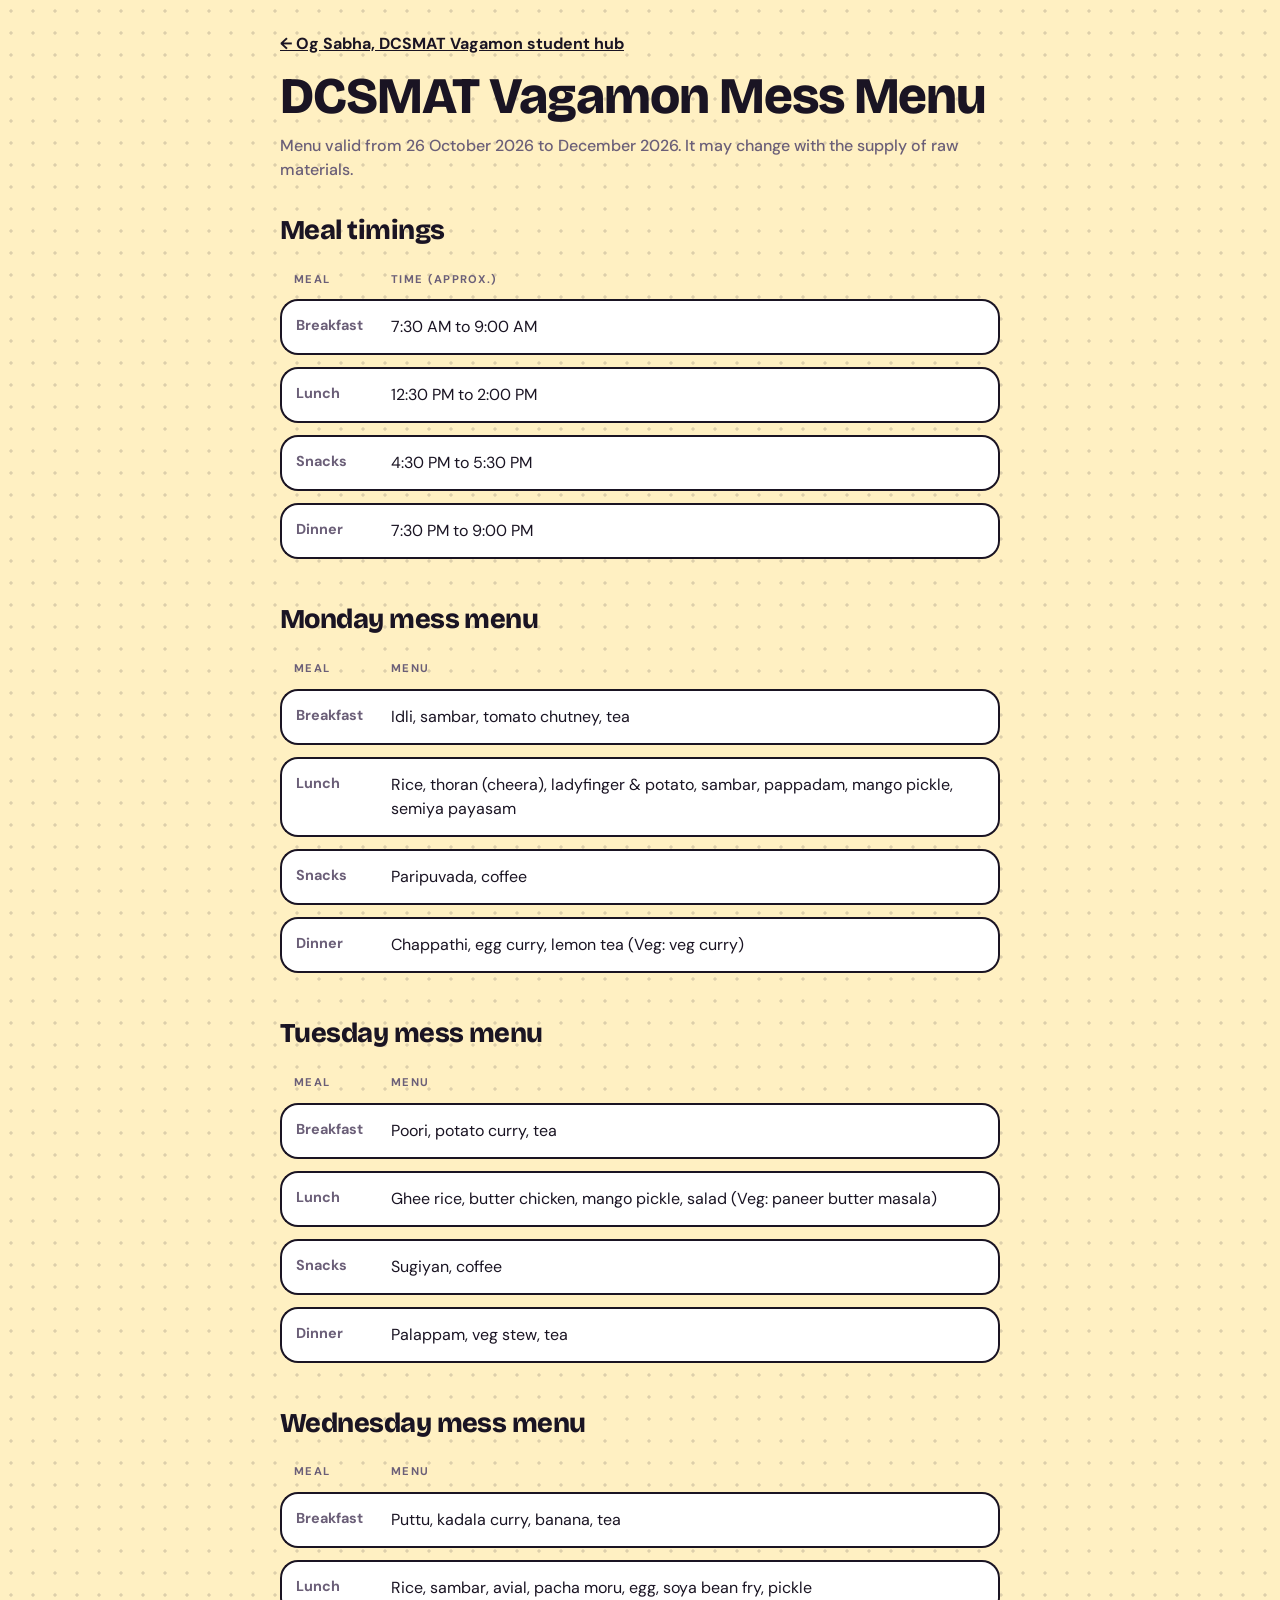
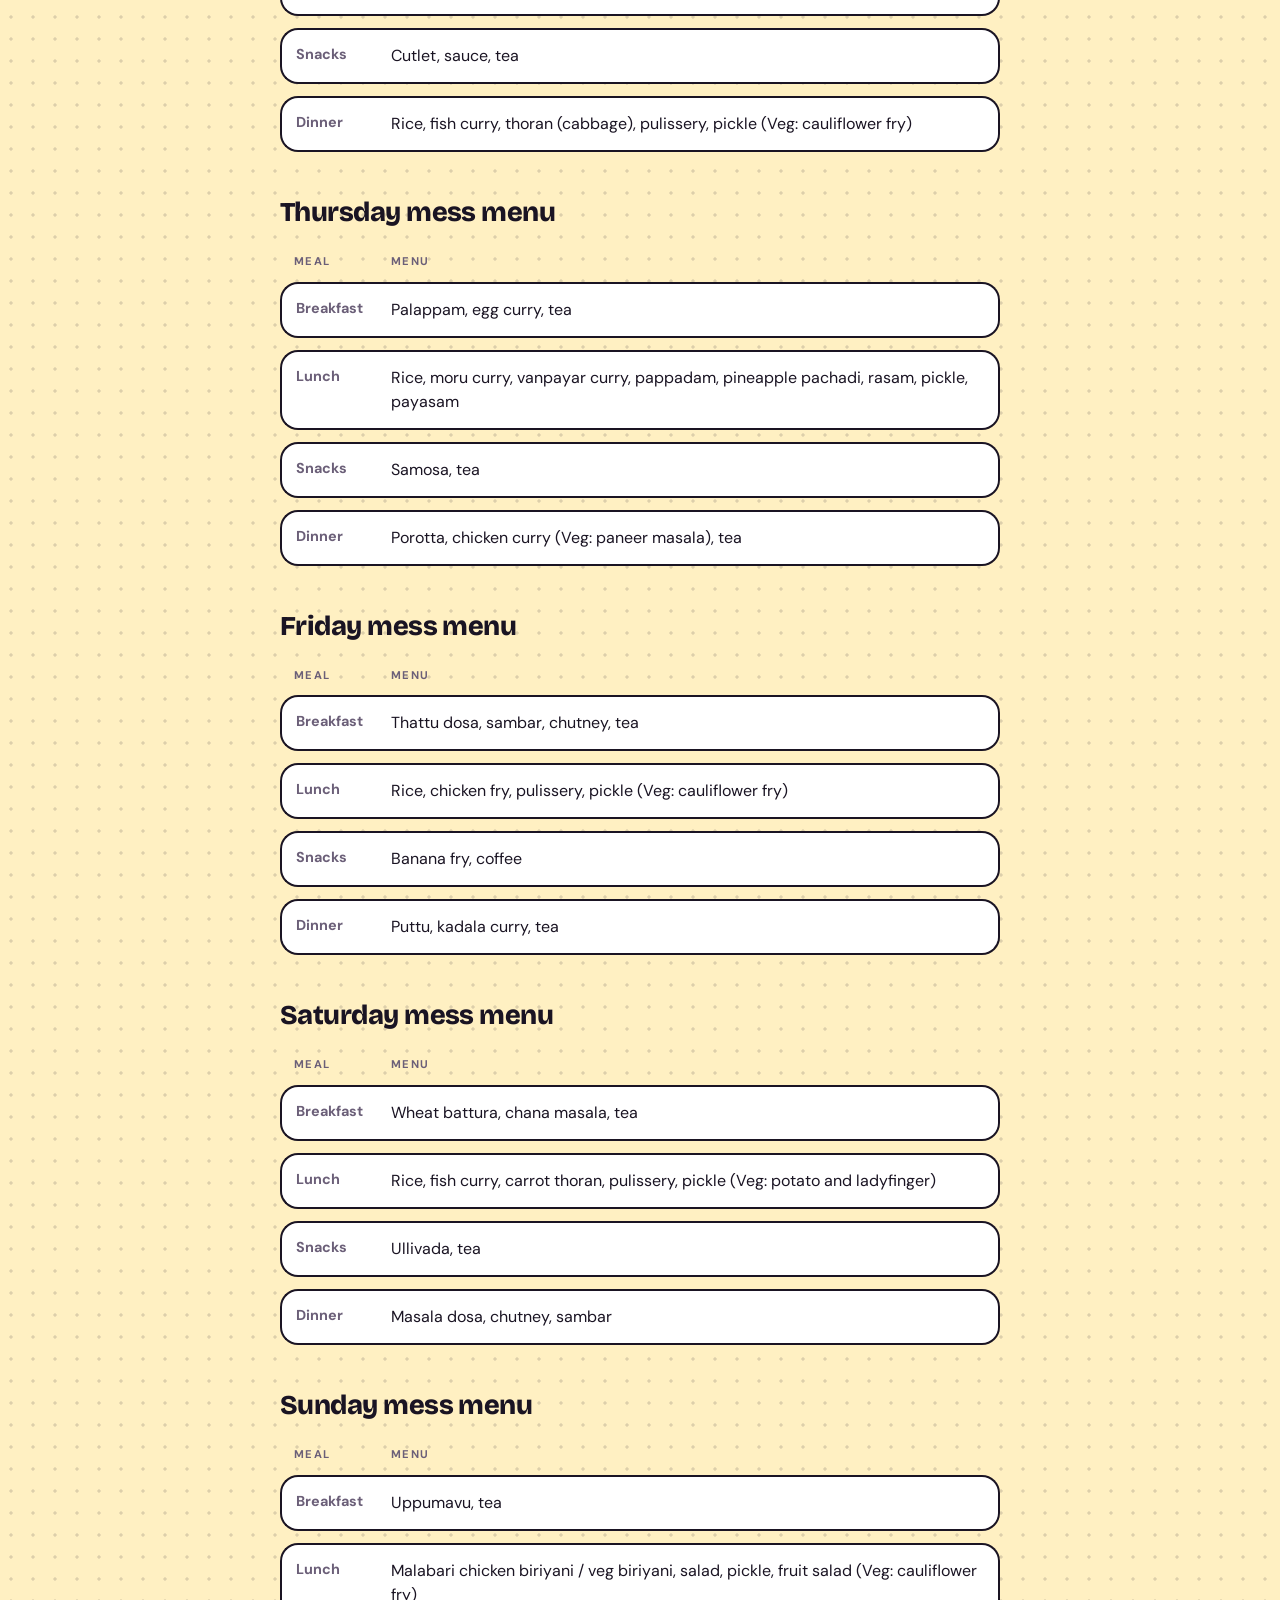
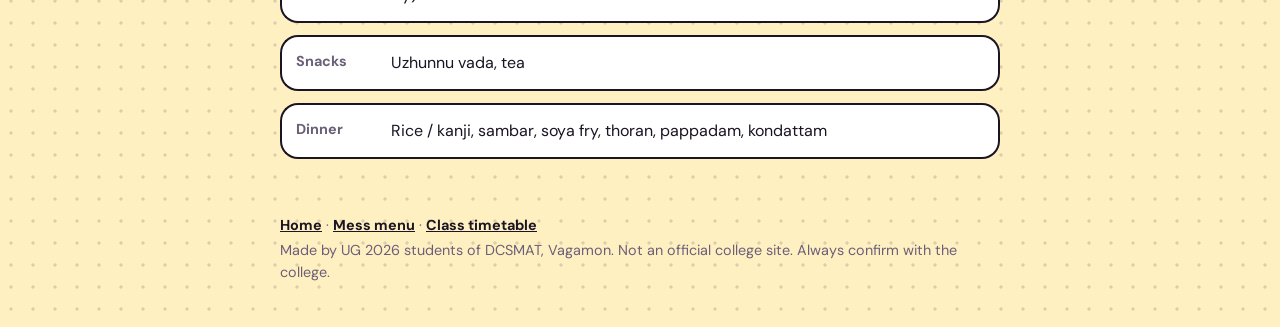
<file: mess-menu.html>
<!DOCTYPE html>
<html lang="en-IN">
<head>
  <meta charset="utf-8">
  <meta name="viewport" content="width=device-width, initial-scale=1">
  <title>DCSMAT Vagamon Mess Menu: Weekly Breakfast, Lunch, Snacks &amp; Dinner</title>
  <meta name="description" content="Full weekly mess menu for DCSMAT, Vagamon: breakfast, lunch, snacks and dinner for every day, with meal timings and veg options. Made by students.">
  <meta name="robots" content="index, follow, max-image-preview:large">
  <link rel="canonical" href="https://ogsabha.github.io/mess-menu.html">
  <meta name="theme-color" content="#FFF0C2">
  <meta property="og:type" content="website">
  <meta property="og:site_name" content="Og Sabha">
  <meta property="og:locale" content="en_IN">
  <meta property="og:title" content="DCSMAT Vagamon Mess Menu: Weekly Breakfast, Lunch, Snacks &amp; Dinner">
  <meta property="og:description" content="Full weekly mess menu for DCSMAT, Vagamon: breakfast, lunch, snacks and dinner for every day, with meal timings and veg options. Made by students.">
  <meta property="og:url" content="https://ogsabha.github.io/mess-menu.html">
  <meta property="og:image" content="https://ogsabha.github.io/og-image.png">
  <meta name="twitter:card" content="summary_large_image">
  <link rel="manifest" href="manifest.webmanifest">
  <link rel="icon" href="/favicon.ico" sizes="48x48">
  <link rel="icon" href="/favicon-32.png" type="image/png" sizes="32x32">
  <link rel="apple-touch-icon" href="/apple-touch-icon.png">
  <script type="application/ld+json">{
  "@context": "https://schema.org",
  "@graph": [
    {
      "@type": "WebPage",
      "@id": "https://ogsabha.github.io/mess-menu.html#page",
      "url": "https://ogsabha.github.io/mess-menu.html",
      "name": "DCSMAT Vagamon Mess Menu: Weekly Breakfast, Lunch, Snacks & Dinner",
      "description": "Full weekly mess menu for DCSMAT, Vagamon: breakfast, lunch, snacks and dinner for every day, with meal timings and veg options. Made by students.",
      "inLanguage": "en-IN",
      "dateModified": "2026-11-07",
      "isPartOf": {
        "@id": "https://ogsabha.github.io/#website"
      }
    },
    {
      "@type": "BreadcrumbList",
      "itemListElement": [
        {
          "@type": "ListItem",
          "position": 1,
          "name": "Og Sabha",
          "item": "https://ogsabha.github.io/"
        },
        {
          "@type": "ListItem",
          "position": 2,
          "name": "Mess menu",
          "item": "https://ogsabha.github.io/mess-menu.html"
        }
      ]
    }
  ]
}</script>
  <link rel="preconnect" href="https://fonts.googleapis.com">
  <link rel="preconnect" href="https://fonts.gstatic.com" crossorigin>
  <link rel="stylesheet" href="https://fonts.googleapis.com/css2?family=Bricolage+Grotesque:opsz,wght@12..96,500..800&family=DM+Sans:wght@400;500;700&display=swap">
  <link rel="stylesheet" href="style.css">
  <style>
    .page-head{width:min(720px,calc(100% - 32px));margin:32px auto 8px}
    .page-head .back{font-weight:700;color:var(--ink)}
    .page-head h1{font-size:clamp(2rem,8vw,3.2rem);margin:14px 0 10px;line-height:1.05}
    .lead{color:var(--muted);font-weight:500;margin:0}
    th{text-align:left;font-size:.7rem;text-transform:uppercase;letter-spacing:.12em;padding:0 14px;color:var(--muted)}
    a{color:var(--ink);font-weight:700}
    main h2{margin-top:28px} main h3{margin:22px 0 6px;font-size:1.1rem}
  </style>
</head>
<body data-theme="food">
  <header class="page-head">
    <a class="back" href="/">&larr; Og Sabha, DCSMAT Vagamon student hub</a>
    <h1>DCSMAT Vagamon Mess Menu</h1>
    <p class="lead">Menu valid from 26 October 2026 to December 2026. It may change with the supply of raw materials.</p>
  </header>
  <main>
    <h2>Meal timings</h2>
    <table>
      <tr><th>Meal</th><th>Time (approx.)</th></tr>
      <tr><td class="muted">Breakfast</td><td>7:30 AM to 9:00 AM</td></tr>
      <tr><td class="muted">Lunch</td><td>12:30 PM to 2:00 PM</td></tr>
      <tr><td class="muted">Snacks</td><td>4:30 PM to 5:30 PM</td></tr>
      <tr><td class="muted">Dinner</td><td>7:30 PM to 9:00 PM</td></tr>
    </table>
    <section id="monday">
    <h2>Monday mess menu</h2>
    <table>
      <tr><th>Meal</th><th>Menu</th></tr>
      <tr><td class="muted">Breakfast</td><td>Idli, sambar, tomato chutney, tea</td></tr>
      <tr><td class="muted">Lunch</td><td>Rice, thoran (cheera), ladyfinger &amp; potato, sambar, pappadam, mango pickle, semiya payasam</td></tr>
      <tr><td class="muted">Snacks</td><td>Paripuvada, coffee</td></tr>
      <tr><td class="muted">Dinner</td><td>Chappathi, egg curry, lemon tea (Veg: veg curry)</td></tr>
    </table>
    </section>
    <section id="tuesday">
    <h2>Tuesday mess menu</h2>
    <table>
      <tr><th>Meal</th><th>Menu</th></tr>
      <tr><td class="muted">Breakfast</td><td>Poori, potato curry, tea</td></tr>
      <tr><td class="muted">Lunch</td><td>Ghee rice, butter chicken, mango pickle, salad (Veg: paneer butter masala)</td></tr>
      <tr><td class="muted">Snacks</td><td>Sugiyan, coffee</td></tr>
      <tr><td class="muted">Dinner</td><td>Palappam, veg stew, tea</td></tr>
    </table>
    </section>
    <section id="wednesday">
    <h2>Wednesday mess menu</h2>
    <table>
      <tr><th>Meal</th><th>Menu</th></tr>
      <tr><td class="muted">Breakfast</td><td>Puttu, kadala curry, banana, tea</td></tr>
      <tr><td class="muted">Lunch</td><td>Rice, sambar, avial, pacha moru, egg, soya bean fry, pickle</td></tr>
      <tr><td class="muted">Snacks</td><td>Cutlet, sauce, tea</td></tr>
      <tr><td class="muted">Dinner</td><td>Rice, fish curry, thoran (cabbage), pulissery, pickle (Veg: cauliflower fry)</td></tr>
    </table>
    </section>
    <section id="thursday">
    <h2>Thursday mess menu</h2>
    <table>
      <tr><th>Meal</th><th>Menu</th></tr>
      <tr><td class="muted">Breakfast</td><td>Palappam, egg curry, tea</td></tr>
      <tr><td class="muted">Lunch</td><td>Rice, moru curry, vanpayar curry, pappadam, pineapple pachadi, rasam, pickle, payasam</td></tr>
      <tr><td class="muted">Snacks</td><td>Samosa, tea</td></tr>
      <tr><td class="muted">Dinner</td><td>Porotta, chicken curry (Veg: paneer masala), tea</td></tr>
    </table>
    </section>
    <section id="friday">
    <h2>Friday mess menu</h2>
    <table>
      <tr><th>Meal</th><th>Menu</th></tr>
      <tr><td class="muted">Breakfast</td><td>Thattu dosa, sambar, chutney, tea</td></tr>
      <tr><td class="muted">Lunch</td><td>Rice, chicken fry, pulissery, pickle (Veg: cauliflower fry)</td></tr>
      <tr><td class="muted">Snacks</td><td>Banana fry, coffee</td></tr>
      <tr><td class="muted">Dinner</td><td>Puttu, kadala curry, tea</td></tr>
    </table>
    </section>
    <section id="saturday">
    <h2>Saturday mess menu</h2>
    <table>
      <tr><th>Meal</th><th>Menu</th></tr>
      <tr><td class="muted">Breakfast</td><td>Wheat battura, chana masala, tea</td></tr>
      <tr><td class="muted">Lunch</td><td>Rice, fish curry, carrot thoran, pulissery, pickle (Veg: potato and ladyfinger)</td></tr>
      <tr><td class="muted">Snacks</td><td>Ullivada, tea</td></tr>
      <tr><td class="muted">Dinner</td><td>Masala dosa, chutney, sambar</td></tr>
    </table>
    </section>
    <section id="sunday">
    <h2>Sunday mess menu</h2>
    <table>
      <tr><th>Meal</th><th>Menu</th></tr>
      <tr><td class="muted">Breakfast</td><td>Uppumavu, tea</td></tr>
      <tr><td class="muted">Lunch</td><td>Malabari chicken biriyani / veg biriyani, salad, pickle, fruit salad (Veg: cauliflower fry)</td></tr>
      <tr><td class="muted">Snacks</td><td>Uzhunnu vada, tea</td></tr>
      <tr><td class="muted">Dinner</td><td>Rice / kanji, sambar, soya fry, thoran, pappadam, kondattam</td></tr>
    </table>
    </section>
  </main>
  <footer>
    <p class="muted"><a href="/">Home</a> &middot; <a href="mess-menu.html">Mess menu</a> &middot; <a href="timetable.html">Class timetable</a></p>
    <p class="muted">Made by UG 2026 students of DCSMAT, Vagamon. Not an official college site. Always confirm with the college.</p>
  </footer>
</body>
</html>
</file>
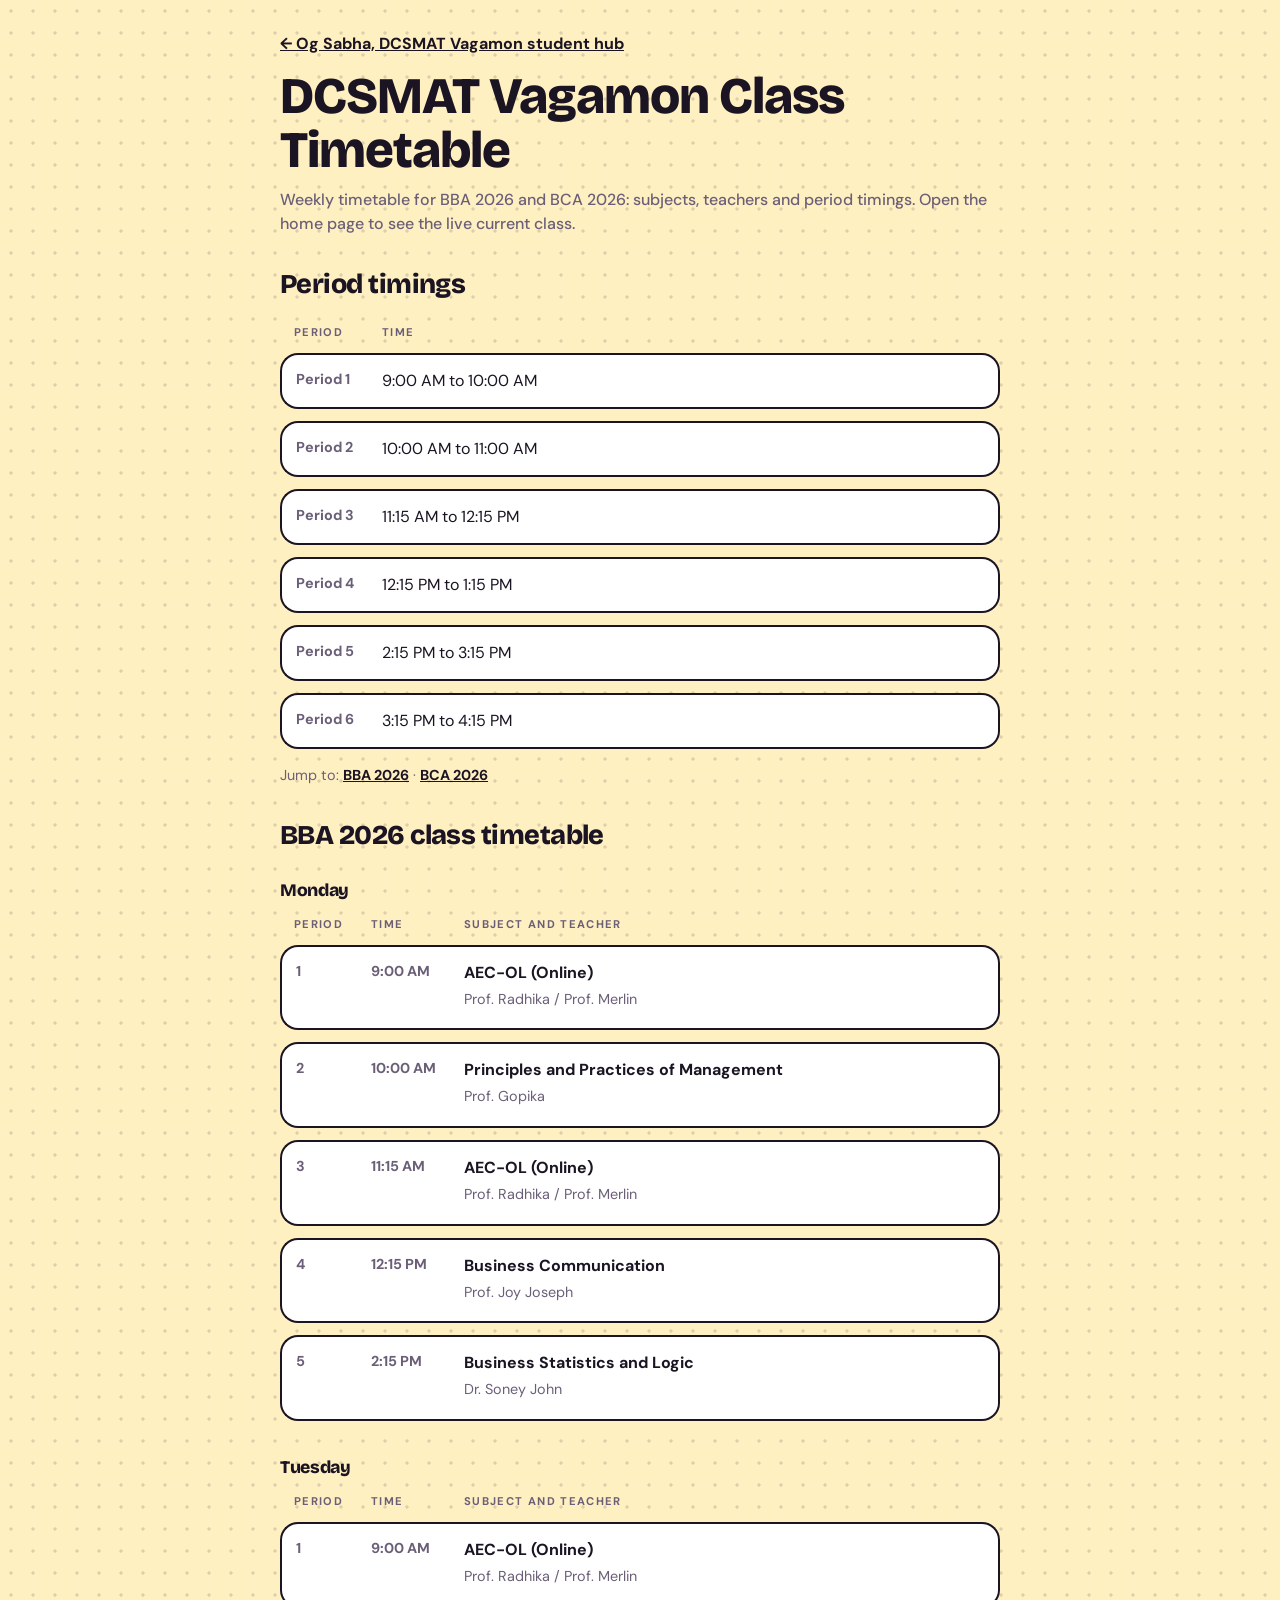
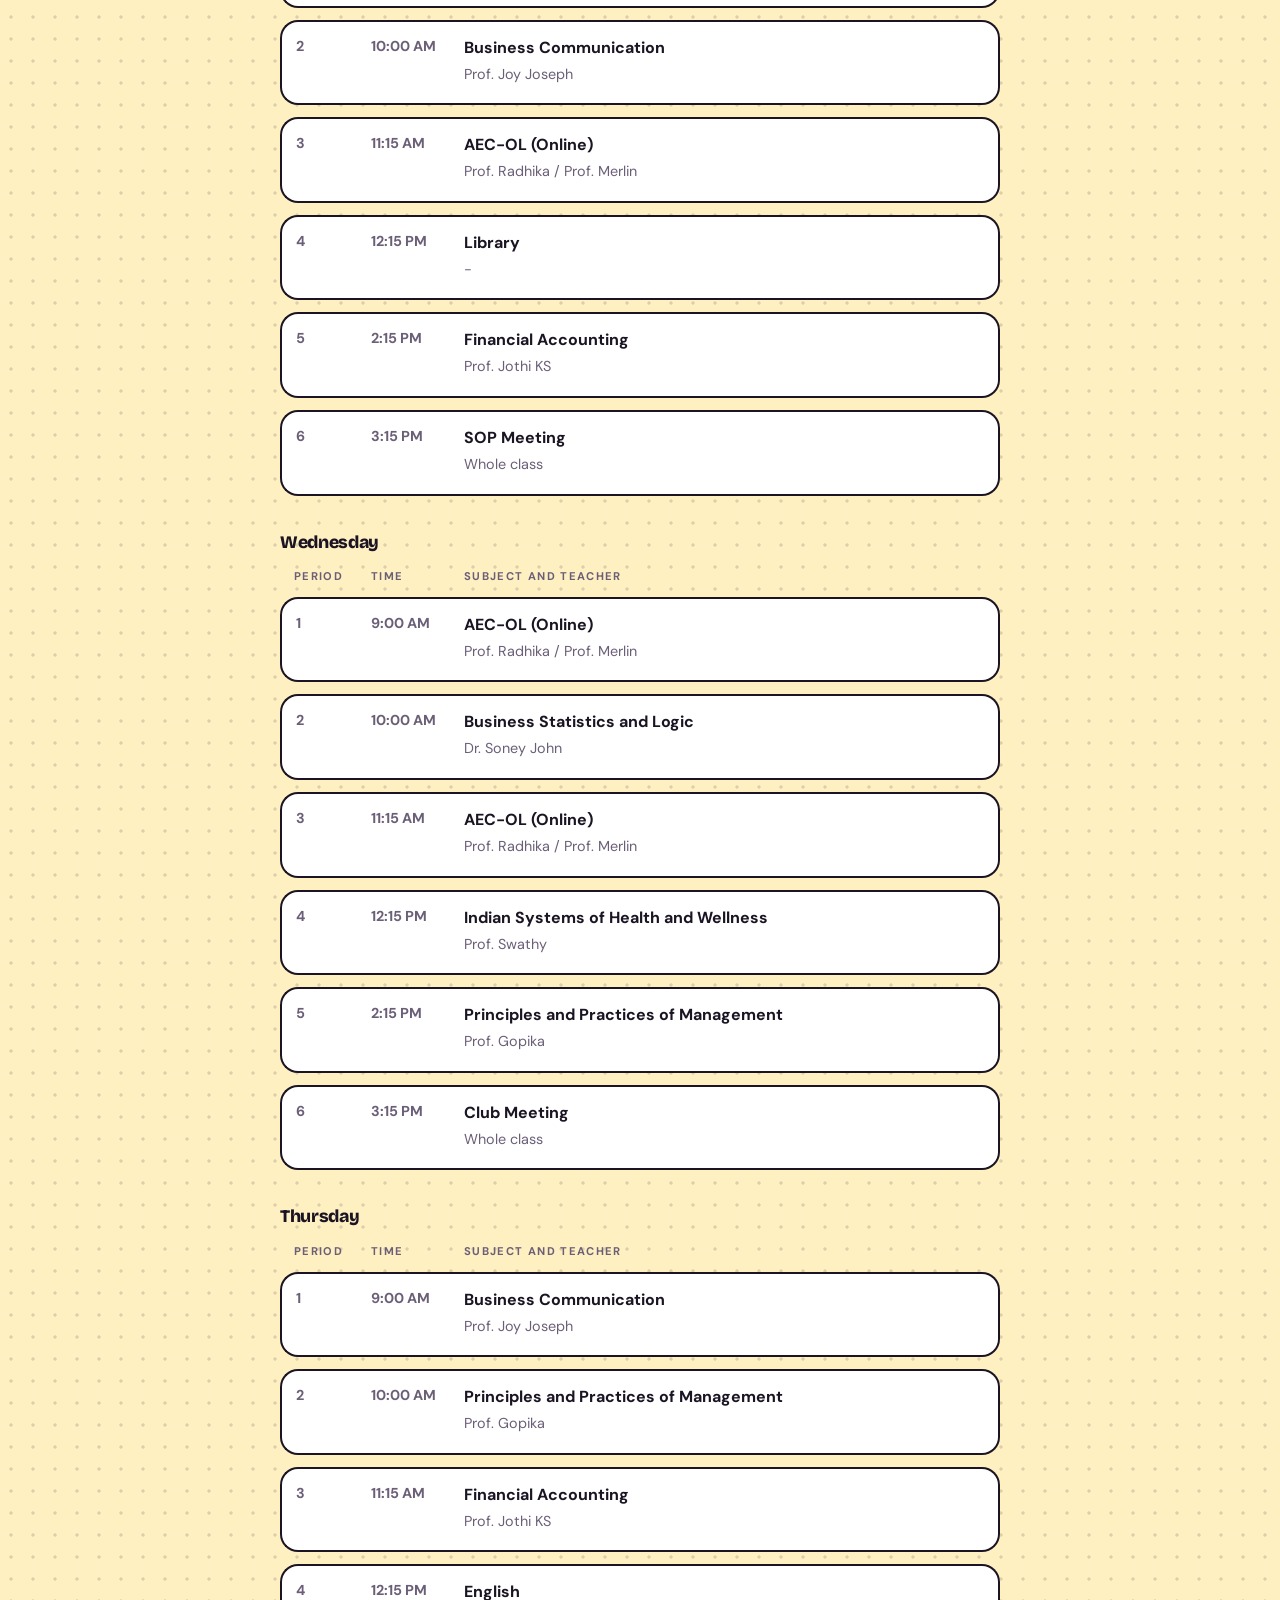
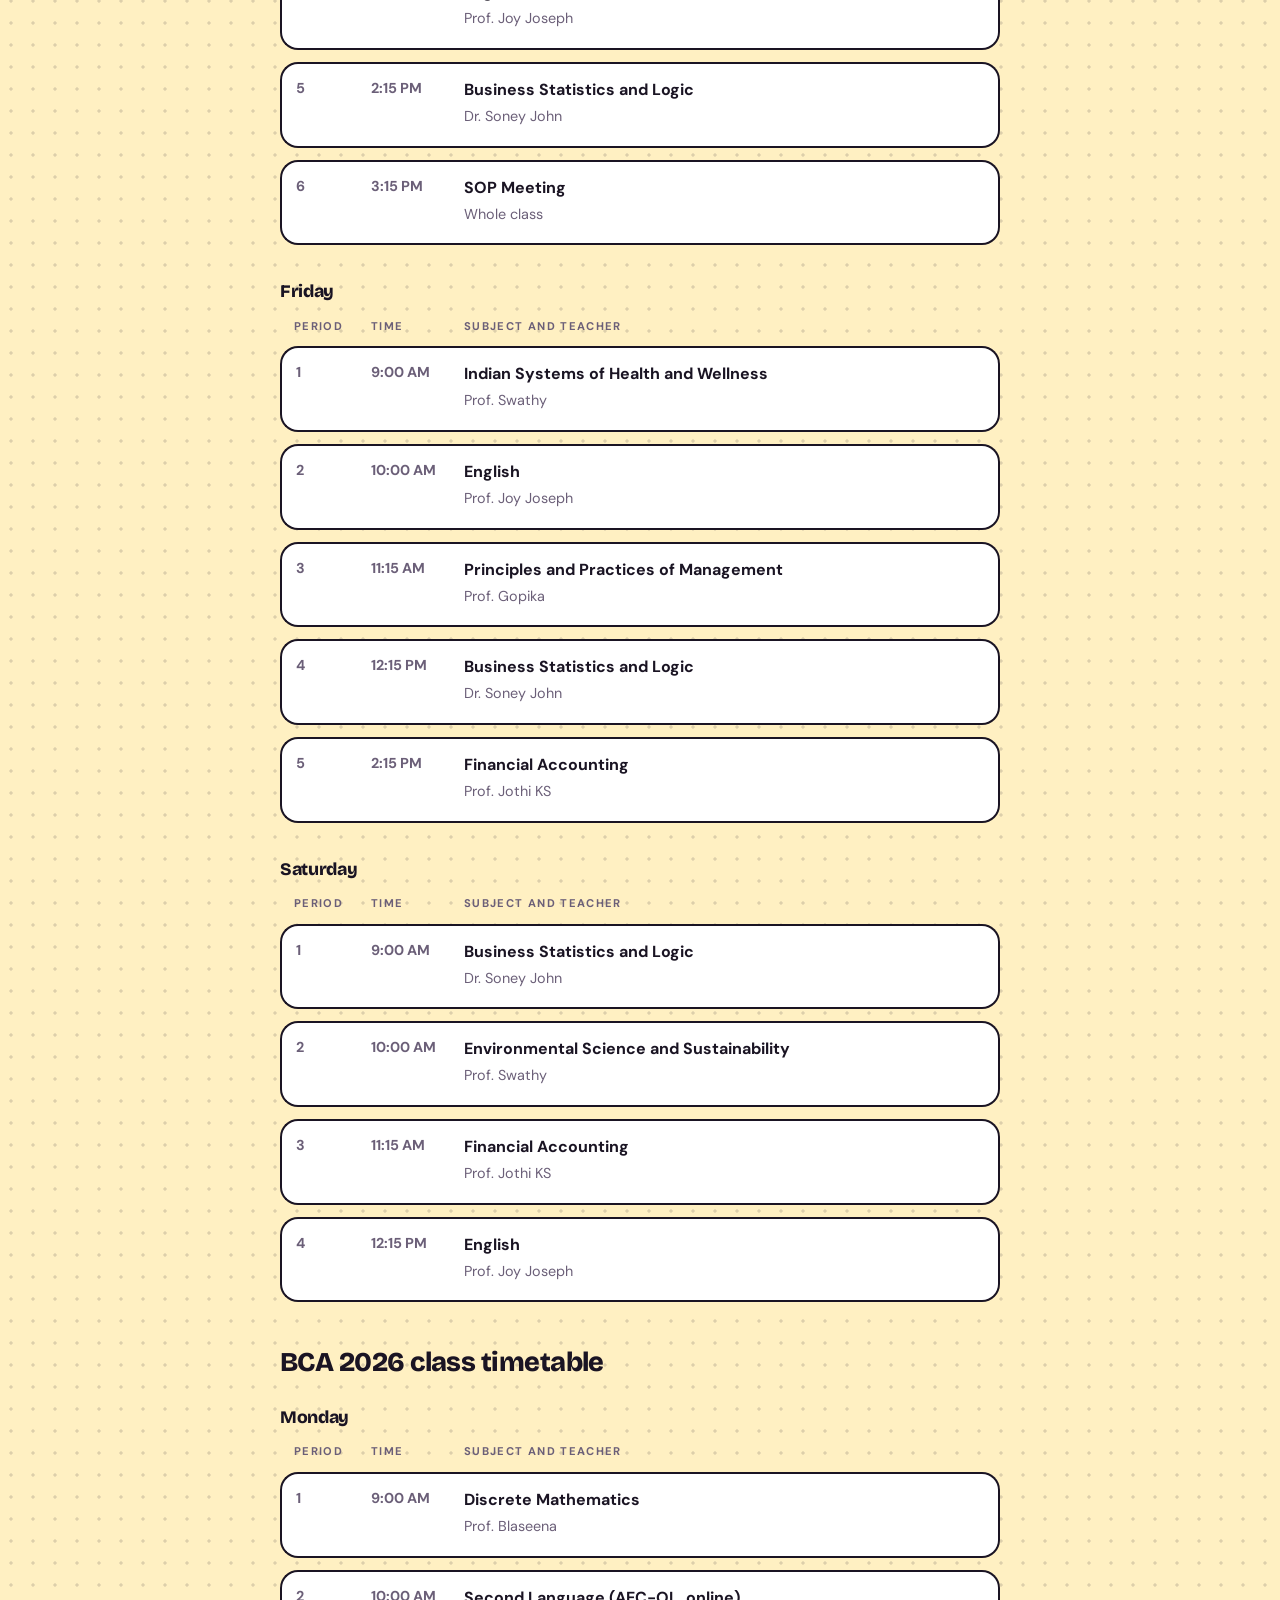
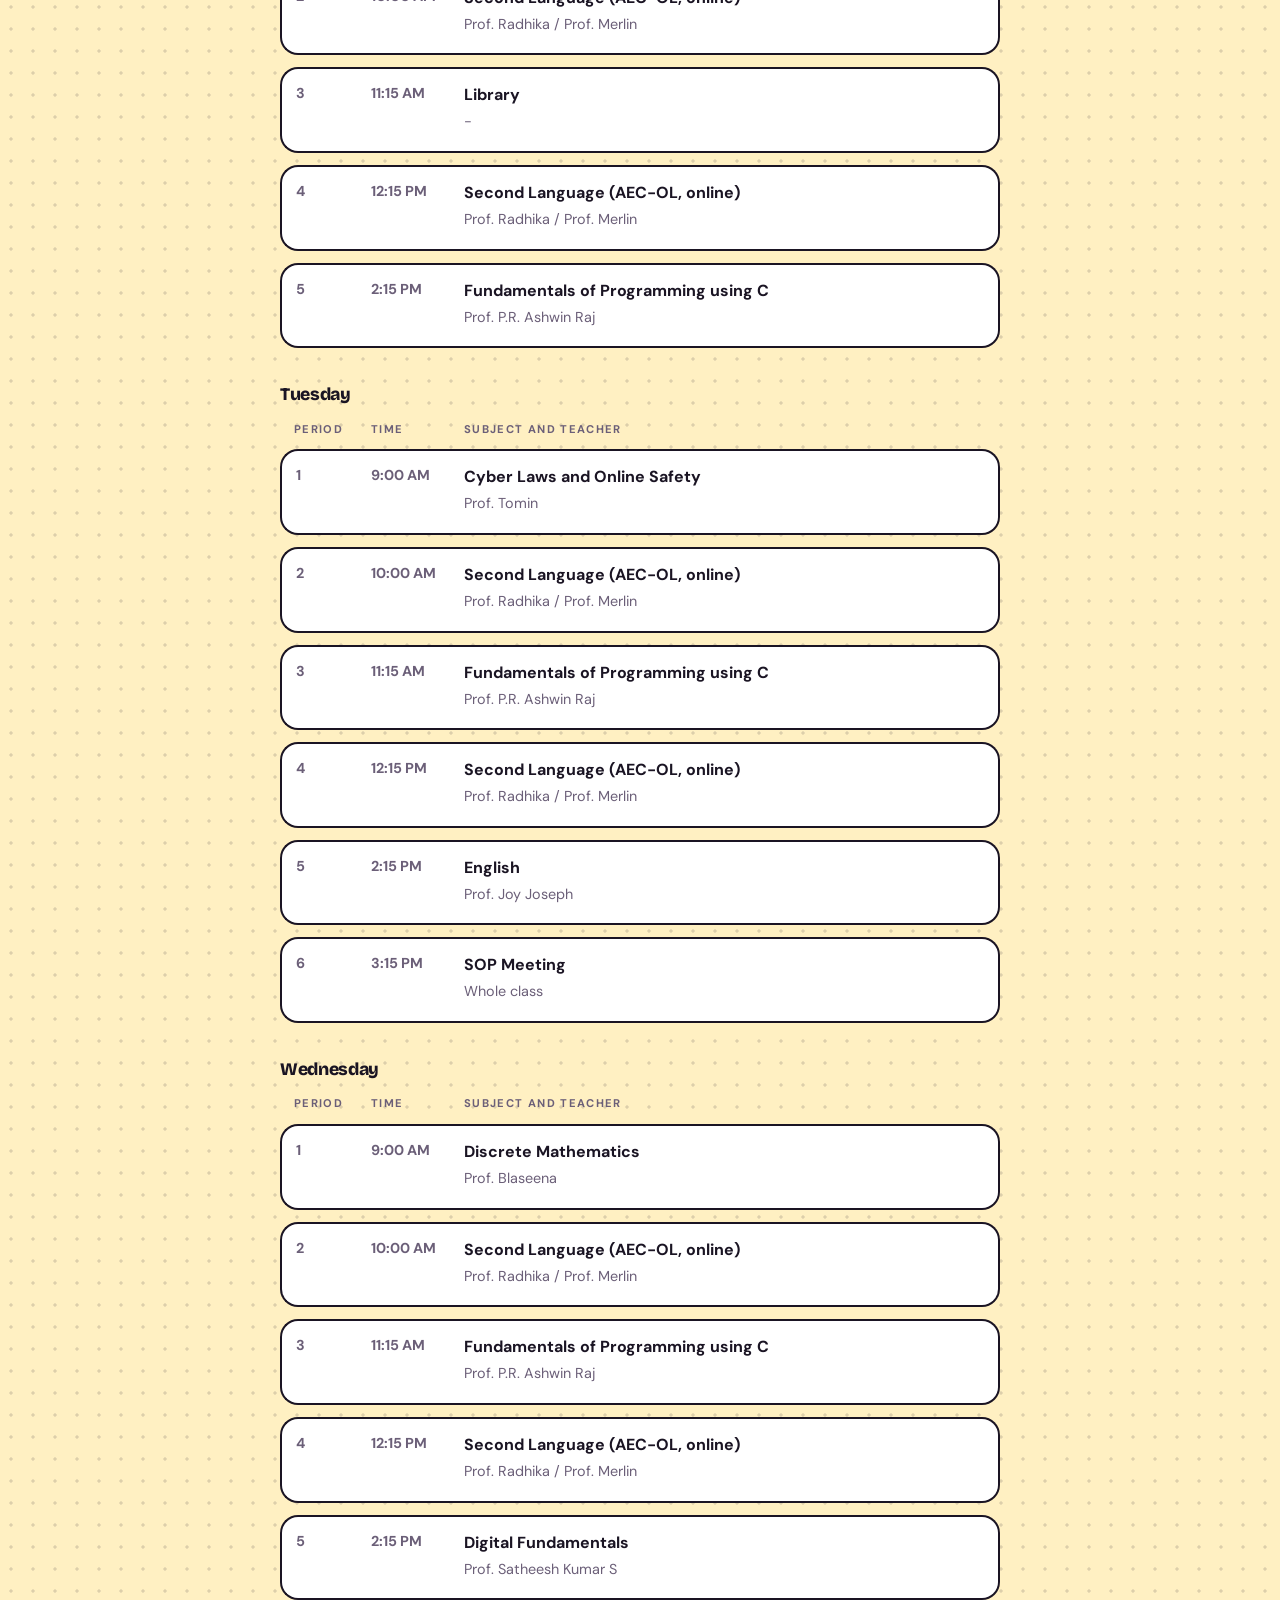
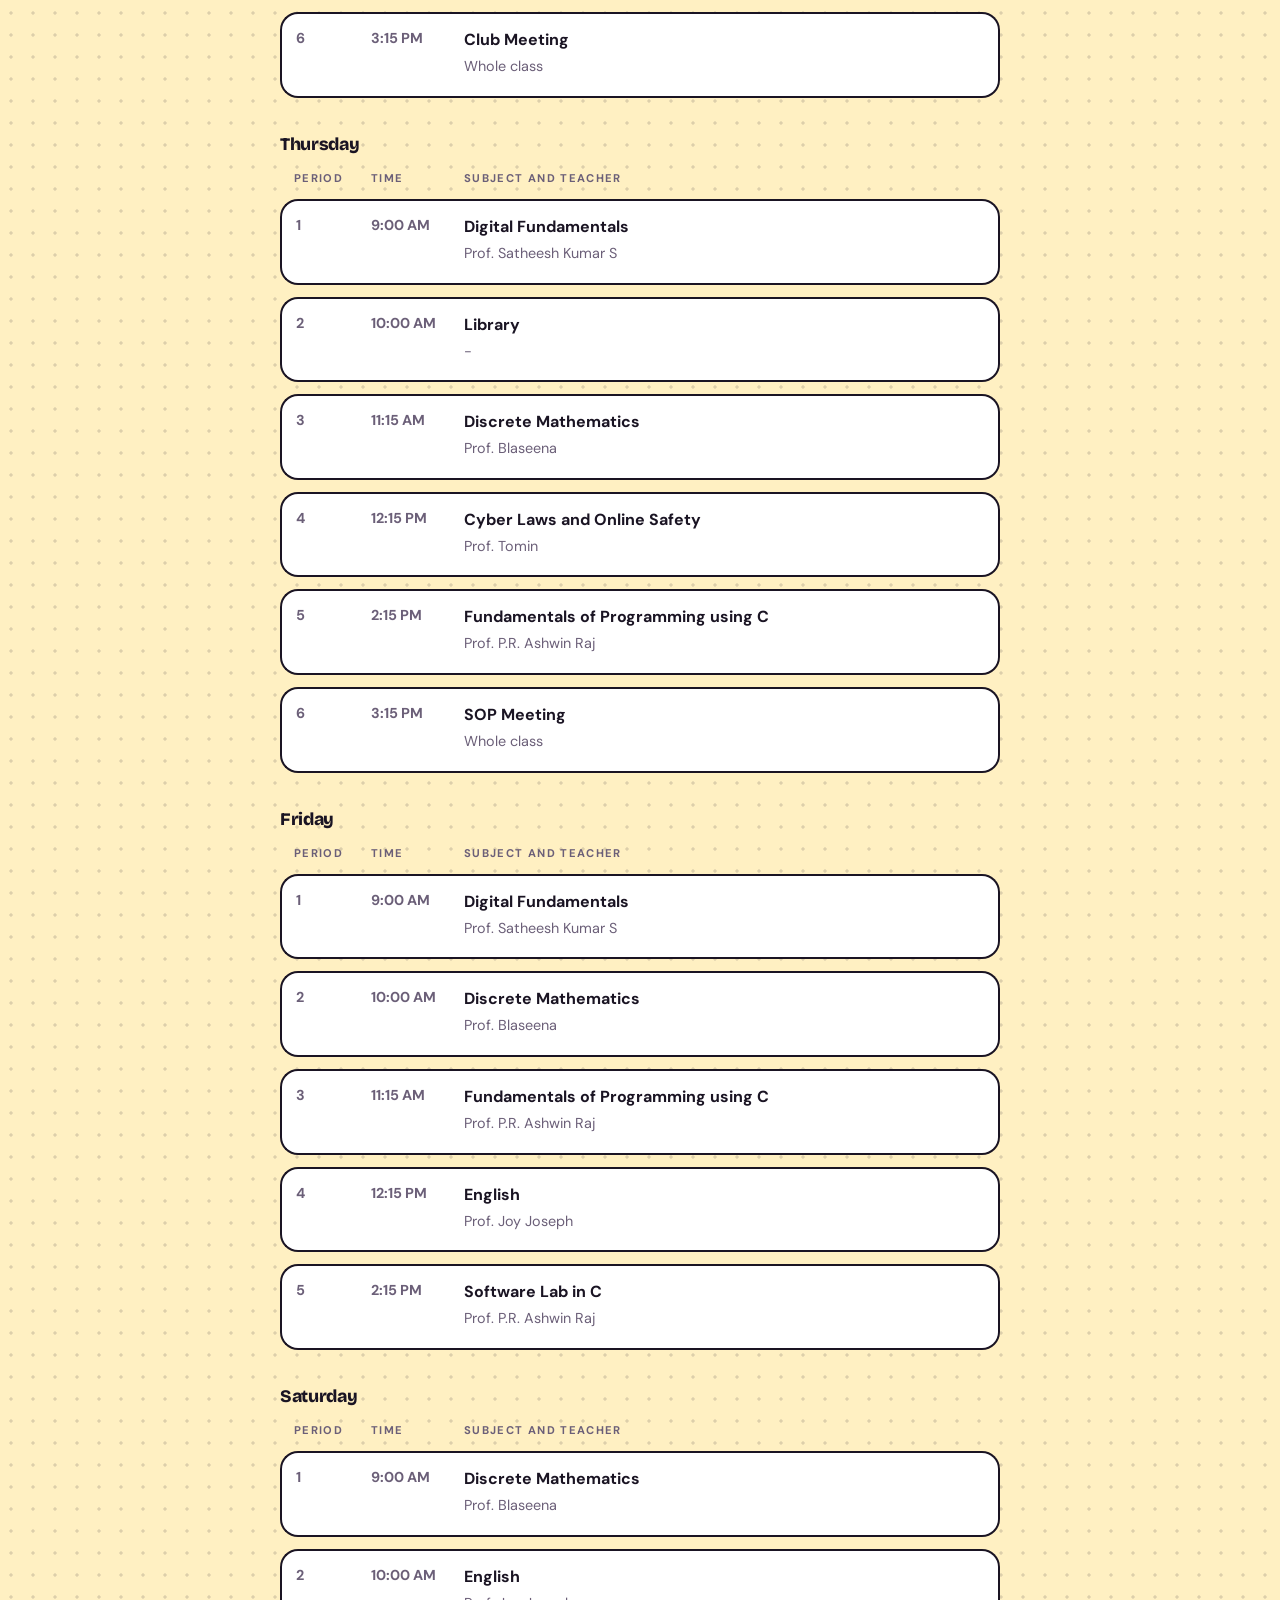
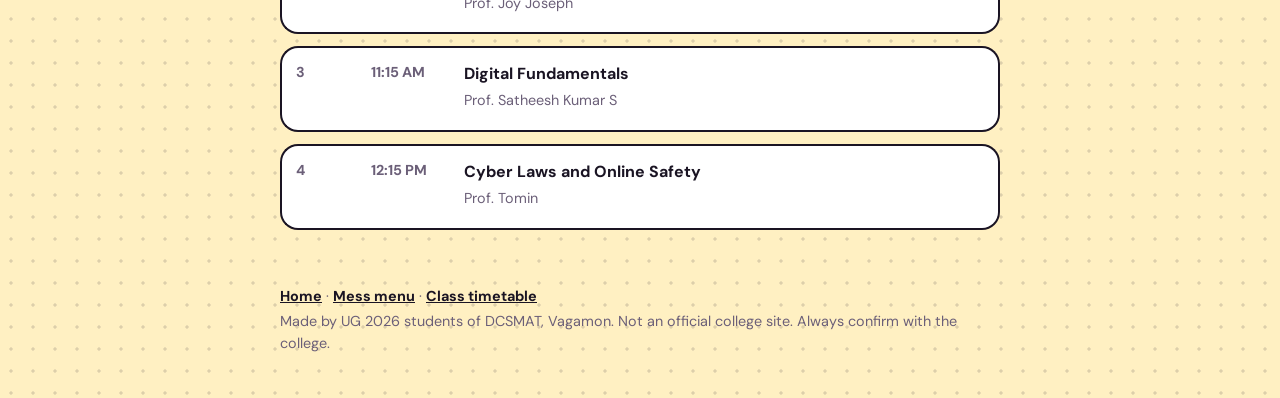
<file: timetable (1).html>
<!DOCTYPE html>
<html lang="en-IN">
<head>
  <meta charset="utf-8">
  <meta name="viewport" content="width=device-width, initial-scale=1">
  <title>BBA 2026 and BCA 2026 Timetable | DCSMAT Vagamon Class Schedule</title>
  <meta name="description" content="Weekly class timetable for BBA 2026 and BCA 2026 at DCSMAT, Vagamon: subjects, teachers and period timings for every day. Made by students.">
  <meta name="robots" content="index, follow, max-image-preview:large">
  <link rel="canonical" href="https://ogsabha.github.io/timetable.html">
  <meta name="theme-color" content="#FFF0C2">
  <meta property="og:type" content="website">
  <meta property="og:site_name" content="Og Sabha">
  <meta property="og:locale" content="en_IN">
  <meta property="og:title" content="BBA 2026 and BCA 2026 Timetable | DCSMAT Vagamon Class Schedule">
  <meta property="og:description" content="Weekly class timetable for BBA 2026 and BCA 2026 at DCSMAT, Vagamon: subjects, teachers and period timings for every day. Made by students.">
  <meta property="og:url" content="https://ogsabha.github.io/timetable.html">
  <meta property="og:image" content="https://ogsabha.github.io/og-image.png">
  <meta name="twitter:card" content="summary_large_image">
  <link rel="manifest" href="manifest.webmanifest">
  <link rel="icon" href="/favicon.ico" sizes="48x48">
  <link rel="icon" href="/favicon-32.png" type="image/png" sizes="32x32">
  <link rel="apple-touch-icon" href="/apple-touch-icon.png">
  <script type="application/ld+json">{
  "@context": "https://schema.org",
  "@graph": [
    {
      "@type": "WebPage",
      "@id": "https://ogsabha.github.io/timetable.html#page",
      "url": "https://ogsabha.github.io/timetable.html",
      "name": "BBA 2026 and BCA 2026 Timetable | DCSMAT Vagamon Class Schedule",
      "description": "Weekly class timetable for BBA 2026 and BCA 2026 at DCSMAT, Vagamon: subjects, teachers and period timings for every day. Made by students.",
      "inLanguage": "en-IN",
      "dateModified": "2026-11-07",
      "isPartOf": {
        "@id": "https://ogsabha.github.io/#website"
      }
    },
    {
      "@type": "BreadcrumbList",
      "itemListElement": [
        {
          "@type": "ListItem",
          "position": 1,
          "name": "Og Sabha",
          "item": "https://ogsabha.github.io/"
        },
        {
          "@type": "ListItem",
          "position": 2,
          "name": "Class timetable",
          "item": "https://ogsabha.github.io/timetable.html"
        }
      ]
    }
  ]
}</script>
  <link rel="preconnect" href="https://fonts.googleapis.com">
  <link rel="preconnect" href="https://fonts.gstatic.com" crossorigin>
  <link rel="stylesheet" href="https://fonts.googleapis.com/css2?family=Bricolage+Grotesque:opsz,wght@12..96,500..800&family=DM+Sans:wght@400;500;700&display=swap">
  <link rel="stylesheet" href="style.css">
  <style>
    .page-head{width:min(720px,calc(100% - 32px));margin:32px auto 8px}
    .page-head .back{font-weight:700;color:var(--ink)}
    .page-head h1{font-size:clamp(2rem,8vw,3.2rem);margin:14px 0 10px;line-height:1.05}
    .lead{color:var(--muted);font-weight:500;margin:0}
    th{text-align:left;font-size:.7rem;text-transform:uppercase;letter-spacing:.12em;padding:0 14px;color:var(--muted)}
    a{color:var(--ink);font-weight:700}
    main h2{margin-top:28px} main h3{margin:22px 0 6px;font-size:1.1rem}
  </style>
</head>
<body data-theme="food">
  <header class="page-head">
    <a class="back" href="/">&larr; Og Sabha, DCSMAT Vagamon student hub</a>
    <h1>DCSMAT Vagamon Class Timetable</h1>
    <p class="lead">Weekly timetable for BBA 2026 and BCA 2026: subjects, teachers and period timings. Open the home page to see the live current class.</p>
  </header>
  <main>
    <h2>Period timings</h2>
    <table>
      <tr><th>Period</th><th>Time</th></tr>
      <tr><td class="muted">Period 1</td><td>9:00 AM to 10:00 AM</td></tr>
      <tr><td class="muted">Period 2</td><td>10:00 AM to 11:00 AM</td></tr>
      <tr><td class="muted">Period 3</td><td>11:15 AM to 12:15 PM</td></tr>
      <tr><td class="muted">Period 4</td><td>12:15 PM to 1:15 PM</td></tr>
      <tr><td class="muted">Period 5</td><td>2:15 PM to 3:15 PM</td></tr>
      <tr><td class="muted">Period 6</td><td>3:15 PM to 4:15 PM</td></tr>
    </table>
    <p class="muted">Jump to: <a href="#bba-2026">BBA 2026</a> &middot; <a href="#bca-2026">BCA 2026</a></p>
    <section id="bba-2026">
    <h2>BBA 2026 class timetable</h2>
    <h3>Monday</h3>
    <table>
      <tr><th>Period</th><th>Time</th><th>Subject and teacher</th></tr>
      <tr><td class="muted">1</td><td class="muted">9:00 AM</td><td><strong>AEC-OL (Online)</strong><span class="muted" style="display:block">Prof. Radhika / Prof. Merlin</span></td></tr>
      <tr><td class="muted">2</td><td class="muted">10:00 AM</td><td><strong>Principles and Practices of Management</strong><span class="muted" style="display:block">Prof. Gopika</span></td></tr>
      <tr><td class="muted">3</td><td class="muted">11:15 AM</td><td><strong>AEC-OL (Online)</strong><span class="muted" style="display:block">Prof. Radhika / Prof. Merlin</span></td></tr>
      <tr><td class="muted">4</td><td class="muted">12:15 PM</td><td><strong>Business Communication</strong><span class="muted" style="display:block">Prof. Joy Joseph</span></td></tr>
      <tr><td class="muted">5</td><td class="muted">2:15 PM</td><td><strong>Business Statistics and Logic</strong><span class="muted" style="display:block">Dr. Soney John</span></td></tr>
    </table>
    <h3>Tuesday</h3>
    <table>
      <tr><th>Period</th><th>Time</th><th>Subject and teacher</th></tr>
      <tr><td class="muted">1</td><td class="muted">9:00 AM</td><td><strong>AEC-OL (Online)</strong><span class="muted" style="display:block">Prof. Radhika / Prof. Merlin</span></td></tr>
      <tr><td class="muted">2</td><td class="muted">10:00 AM</td><td><strong>Business Communication</strong><span class="muted" style="display:block">Prof. Joy Joseph</span></td></tr>
      <tr><td class="muted">3</td><td class="muted">11:15 AM</td><td><strong>AEC-OL (Online)</strong><span class="muted" style="display:block">Prof. Radhika / Prof. Merlin</span></td></tr>
      <tr><td class="muted">4</td><td class="muted">12:15 PM</td><td><strong>Library</strong><span class="muted" style="display:block">-</span></td></tr>
      <tr><td class="muted">5</td><td class="muted">2:15 PM</td><td><strong>Financial Accounting</strong><span class="muted" style="display:block">Prof. Jothi KS</span></td></tr>
      <tr><td class="muted">6</td><td class="muted">3:15 PM</td><td><strong>SOP Meeting</strong><span class="muted" style="display:block">Whole class</span></td></tr>
    </table>
    <h3>Wednesday</h3>
    <table>
      <tr><th>Period</th><th>Time</th><th>Subject and teacher</th></tr>
      <tr><td class="muted">1</td><td class="muted">9:00 AM</td><td><strong>AEC-OL (Online)</strong><span class="muted" style="display:block">Prof. Radhika / Prof. Merlin</span></td></tr>
      <tr><td class="muted">2</td><td class="muted">10:00 AM</td><td><strong>Business Statistics and Logic</strong><span class="muted" style="display:block">Dr. Soney John</span></td></tr>
      <tr><td class="muted">3</td><td class="muted">11:15 AM</td><td><strong>AEC-OL (Online)</strong><span class="muted" style="display:block">Prof. Radhika / Prof. Merlin</span></td></tr>
      <tr><td class="muted">4</td><td class="muted">12:15 PM</td><td><strong>Indian Systems of Health and Wellness</strong><span class="muted" style="display:block">Prof. Swathy</span></td></tr>
      <tr><td class="muted">5</td><td class="muted">2:15 PM</td><td><strong>Principles and Practices of Management</strong><span class="muted" style="display:block">Prof. Gopika</span></td></tr>
      <tr><td class="muted">6</td><td class="muted">3:15 PM</td><td><strong>Club Meeting</strong><span class="muted" style="display:block">Whole class</span></td></tr>
    </table>
    <h3>Thursday</h3>
    <table>
      <tr><th>Period</th><th>Time</th><th>Subject and teacher</th></tr>
      <tr><td class="muted">1</td><td class="muted">9:00 AM</td><td><strong>Business Communication</strong><span class="muted" style="display:block">Prof. Joy Joseph</span></td></tr>
      <tr><td class="muted">2</td><td class="muted">10:00 AM</td><td><strong>Principles and Practices of Management</strong><span class="muted" style="display:block">Prof. Gopika</span></td></tr>
      <tr><td class="muted">3</td><td class="muted">11:15 AM</td><td><strong>Financial Accounting</strong><span class="muted" style="display:block">Prof. Jothi KS</span></td></tr>
      <tr><td class="muted">4</td><td class="muted">12:15 PM</td><td><strong>English</strong><span class="muted" style="display:block">Prof. Joy Joseph</span></td></tr>
      <tr><td class="muted">5</td><td class="muted">2:15 PM</td><td><strong>Business Statistics and Logic</strong><span class="muted" style="display:block">Dr. Soney John</span></td></tr>
      <tr><td class="muted">6</td><td class="muted">3:15 PM</td><td><strong>SOP Meeting</strong><span class="muted" style="display:block">Whole class</span></td></tr>
    </table>
    <h3>Friday</h3>
    <table>
      <tr><th>Period</th><th>Time</th><th>Subject and teacher</th></tr>
      <tr><td class="muted">1</td><td class="muted">9:00 AM</td><td><strong>Indian Systems of Health and Wellness</strong><span class="muted" style="display:block">Prof. Swathy</span></td></tr>
      <tr><td class="muted">2</td><td class="muted">10:00 AM</td><td><strong>English</strong><span class="muted" style="display:block">Prof. Joy Joseph</span></td></tr>
      <tr><td class="muted">3</td><td class="muted">11:15 AM</td><td><strong>Principles and Practices of Management</strong><span class="muted" style="display:block">Prof. Gopika</span></td></tr>
      <tr><td class="muted">4</td><td class="muted">12:15 PM</td><td><strong>Business Statistics and Logic</strong><span class="muted" style="display:block">Dr. Soney John</span></td></tr>
      <tr><td class="muted">5</td><td class="muted">2:15 PM</td><td><strong>Financial Accounting</strong><span class="muted" style="display:block">Prof. Jothi KS</span></td></tr>
    </table>
    <h3>Saturday</h3>
    <table>
      <tr><th>Period</th><th>Time</th><th>Subject and teacher</th></tr>
      <tr><td class="muted">1</td><td class="muted">9:00 AM</td><td><strong>Business Statistics and Logic</strong><span class="muted" style="display:block">Dr. Soney John</span></td></tr>
      <tr><td class="muted">2</td><td class="muted">10:00 AM</td><td><strong>Environmental Science and Sustainability</strong><span class="muted" style="display:block">Prof. Swathy</span></td></tr>
      <tr><td class="muted">3</td><td class="muted">11:15 AM</td><td><strong>Financial Accounting</strong><span class="muted" style="display:block">Prof. Jothi KS</span></td></tr>
      <tr><td class="muted">4</td><td class="muted">12:15 PM</td><td><strong>English</strong><span class="muted" style="display:block">Prof. Joy Joseph</span></td></tr>
    </table>
    </section>
    <section id="bca-2026">
    <h2>BCA 2026 class timetable</h2>
    <h3>Monday</h3>
    <table>
      <tr><th>Period</th><th>Time</th><th>Subject and teacher</th></tr>
      <tr><td class="muted">1</td><td class="muted">9:00 AM</td><td><strong>Discrete Mathematics</strong><span class="muted" style="display:block">Prof. Blaseena</span></td></tr>
      <tr><td class="muted">2</td><td class="muted">10:00 AM</td><td><strong>Second Language (AEC-OL, online)</strong><span class="muted" style="display:block">Prof. Radhika / Prof. Merlin</span></td></tr>
      <tr><td class="muted">3</td><td class="muted">11:15 AM</td><td><strong>Library</strong><span class="muted" style="display:block">-</span></td></tr>
      <tr><td class="muted">4</td><td class="muted">12:15 PM</td><td><strong>Second Language (AEC-OL, online)</strong><span class="muted" style="display:block">Prof. Radhika / Prof. Merlin</span></td></tr>
      <tr><td class="muted">5</td><td class="muted">2:15 PM</td><td><strong>Fundamentals of Programming using C</strong><span class="muted" style="display:block">Prof. P.R. Ashwin Raj</span></td></tr>
    </table>
    <h3>Tuesday</h3>
    <table>
      <tr><th>Period</th><th>Time</th><th>Subject and teacher</th></tr>
      <tr><td class="muted">1</td><td class="muted">9:00 AM</td><td><strong>Cyber Laws and Online Safety</strong><span class="muted" style="display:block">Prof. Tomin</span></td></tr>
      <tr><td class="muted">2</td><td class="muted">10:00 AM</td><td><strong>Second Language (AEC-OL, online)</strong><span class="muted" style="display:block">Prof. Radhika / Prof. Merlin</span></td></tr>
      <tr><td class="muted">3</td><td class="muted">11:15 AM</td><td><strong>Fundamentals of Programming using C</strong><span class="muted" style="display:block">Prof. P.R. Ashwin Raj</span></td></tr>
      <tr><td class="muted">4</td><td class="muted">12:15 PM</td><td><strong>Second Language (AEC-OL, online)</strong><span class="muted" style="display:block">Prof. Radhika / Prof. Merlin</span></td></tr>
      <tr><td class="muted">5</td><td class="muted">2:15 PM</td><td><strong>English</strong><span class="muted" style="display:block">Prof. Joy Joseph</span></td></tr>
      <tr><td class="muted">6</td><td class="muted">3:15 PM</td><td><strong>SOP Meeting</strong><span class="muted" style="display:block">Whole class</span></td></tr>
    </table>
    <h3>Wednesday</h3>
    <table>
      <tr><th>Period</th><th>Time</th><th>Subject and teacher</th></tr>
      <tr><td class="muted">1</td><td class="muted">9:00 AM</td><td><strong>Discrete Mathematics</strong><span class="muted" style="display:block">Prof. Blaseena</span></td></tr>
      <tr><td class="muted">2</td><td class="muted">10:00 AM</td><td><strong>Second Language (AEC-OL, online)</strong><span class="muted" style="display:block">Prof. Radhika / Prof. Merlin</span></td></tr>
      <tr><td class="muted">3</td><td class="muted">11:15 AM</td><td><strong>Fundamentals of Programming using C</strong><span class="muted" style="display:block">Prof. P.R. Ashwin Raj</span></td></tr>
      <tr><td class="muted">4</td><td class="muted">12:15 PM</td><td><strong>Second Language (AEC-OL, online)</strong><span class="muted" style="display:block">Prof. Radhika / Prof. Merlin</span></td></tr>
      <tr><td class="muted">5</td><td class="muted">2:15 PM</td><td><strong>Digital Fundamentals</strong><span class="muted" style="display:block">Prof. Satheesh Kumar S</span></td></tr>
      <tr><td class="muted">6</td><td class="muted">3:15 PM</td><td><strong>Club Meeting</strong><span class="muted" style="display:block">Whole class</span></td></tr>
    </table>
    <h3>Thursday</h3>
    <table>
      <tr><th>Period</th><th>Time</th><th>Subject and teacher</th></tr>
      <tr><td class="muted">1</td><td class="muted">9:00 AM</td><td><strong>Digital Fundamentals</strong><span class="muted" style="display:block">Prof. Satheesh Kumar S</span></td></tr>
      <tr><td class="muted">2</td><td class="muted">10:00 AM</td><td><strong>Library</strong><span class="muted" style="display:block">-</span></td></tr>
      <tr><td class="muted">3</td><td class="muted">11:15 AM</td><td><strong>Discrete Mathematics</strong><span class="muted" style="display:block">Prof. Blaseena</span></td></tr>
      <tr><td class="muted">4</td><td class="muted">12:15 PM</td><td><strong>Cyber Laws and Online Safety</strong><span class="muted" style="display:block">Prof. Tomin</span></td></tr>
      <tr><td class="muted">5</td><td class="muted">2:15 PM</td><td><strong>Fundamentals of Programming using C</strong><span class="muted" style="display:block">Prof. P.R. Ashwin Raj</span></td></tr>
      <tr><td class="muted">6</td><td class="muted">3:15 PM</td><td><strong>SOP Meeting</strong><span class="muted" style="display:block">Whole class</span></td></tr>
    </table>
    <h3>Friday</h3>
    <table>
      <tr><th>Period</th><th>Time</th><th>Subject and teacher</th></tr>
      <tr><td class="muted">1</td><td class="muted">9:00 AM</td><td><strong>Digital Fundamentals</strong><span class="muted" style="display:block">Prof. Satheesh Kumar S</span></td></tr>
      <tr><td class="muted">2</td><td class="muted">10:00 AM</td><td><strong>Discrete Mathematics</strong><span class="muted" style="display:block">Prof. Blaseena</span></td></tr>
      <tr><td class="muted">3</td><td class="muted">11:15 AM</td><td><strong>Fundamentals of Programming using C</strong><span class="muted" style="display:block">Prof. P.R. Ashwin Raj</span></td></tr>
      <tr><td class="muted">4</td><td class="muted">12:15 PM</td><td><strong>English</strong><span class="muted" style="display:block">Prof. Joy Joseph</span></td></tr>
      <tr><td class="muted">5</td><td class="muted">2:15 PM</td><td><strong>Software Lab in C</strong><span class="muted" style="display:block">Prof. P.R. Ashwin Raj</span></td></tr>
    </table>
    <h3>Saturday</h3>
    <table>
      <tr><th>Period</th><th>Time</th><th>Subject and teacher</th></tr>
      <tr><td class="muted">1</td><td class="muted">9:00 AM</td><td><strong>Discrete Mathematics</strong><span class="muted" style="display:block">Prof. Blaseena</span></td></tr>
      <tr><td class="muted">2</td><td class="muted">10:00 AM</td><td><strong>English</strong><span class="muted" style="display:block">Prof. Joy Joseph</span></td></tr>
      <tr><td class="muted">3</td><td class="muted">11:15 AM</td><td><strong>Digital Fundamentals</strong><span class="muted" style="display:block">Prof. Satheesh Kumar S</span></td></tr>
      <tr><td class="muted">4</td><td class="muted">12:15 PM</td><td><strong>Cyber Laws and Online Safety</strong><span class="muted" style="display:block">Prof. Tomin</span></td></tr>
    </table>
    </section>
  </main>
  <footer>
    <p class="muted"><a href="/">Home</a> &middot; <a href="mess-menu.html">Mess menu</a> &middot; <a href="timetable.html">Class timetable</a></p>
    <p class="muted">Made by UG 2026 students of DCSMAT, Vagamon. Not an official college site. Always confirm with the college.</p>
  </footer>
</body>
</html>
</file>
<file: style.css>
/* =========================================================
   DCSMAT Hub: loud, young, sticker-style.
   Three moods, switched by <body data-theme="food|classes|wall">
   food    = butter yellow + tangerine
   classes = lilac + electric blue
   wall    = midnight + acid lime
========================================================= */
:root{--px:0;--py:0}

body{
  --bg:#FFF0C2;--ink:#1A1423;--card:#ffffff;--muted:#6B5F78;--stroke:#1A1423;--sh:#1A1423;
  --accent:#FF5A36;--on-accent:#1A1423;--w1:#FFC2D9;--w2:#B8F0CF;--star:#FFD60A;
  --good:#3DDC97;--bad:#FF5D73;--radius:22px;--dot:rgba(26,20,35,.15);
  --head:"Bricolage Grotesque","DM Sans",system-ui,sans-serif;--body:"DM Sans",system-ui,sans-serif;
  margin:0;font-family:var(--body);color:var(--ink);line-height:1.5;
  background-color:var(--bg);
  background-image:radial-gradient(var(--dot) 1.5px,transparent 1.7px);background-size:22px 22px;
  transition:background-color .5s ease,color .4s ease;
  -webkit-font-smoothing:antialiased;overflow-x:hidden;
}
body[data-theme="classes"]{
  --bg:#DDD6FF;--accent:#3D52FF;--on-accent:#ffffff;--w1:#C8FF3D;--w2:#FFD2A6;--dot:rgba(26,20,35,.13);
}
body[data-theme="wall"]{
  --bg:#130F1E;--ink:#F4EEFF;--card:#1E1830;--muted:#A79BC4;--stroke:#F4EEFF;--sh:#C8FF3D;
  --accent:#C8FF3D;--on-accent:#130F1E;--w1:#2B2145;--w2:#2B2145;--dot:rgba(244,238,255,.10);
}

*{box-sizing:border-box}
[hidden]{display:none!important}
h1,h2,h3{font-family:var(--head);font-weight:800;margin:0;letter-spacing:-.02em}
main,footer,.note,.now,.hero-text{width:min(720px,calc(100% - 32px));margin-inline:auto}

/* ---------- hero ---------- */
.hero{position:relative;overflow:hidden;min-height:340px;display:grid;place-items:center;padding:64px 0 40px}
.hero-text{position:relative;z-index:2;text-align:center}
.chip{display:inline-block;font-weight:700;font-size:.8rem;padding:6px 14px;border:2.5px solid var(--stroke);border-radius:999px;background:var(--card);box-shadow:3px 3px 0 var(--sh);margin-bottom:18px;transform:rotate(-2deg)}
.hero h1{line-height:.92;letter-spacing:-.05em}
.hero h1 span{display:block;font-size:clamp(3.4rem,17vw,7rem)}
.hero #h1-line{
  display:inline-block;margin:14px 0 0;font-family:var(--head);font-weight:800;line-height:1.05;font-size:clamp(1.7rem,9vw,3.4rem);letter-spacing:-.03em;
  padding:.08em .35em .14em;background:var(--accent);color:var(--on-accent);
  border:2.5px solid var(--stroke);border-radius:.3em;box-shadow:6px 6px 0 var(--sh);transform:rotate(-2deg);
}
.sr-only{position:absolute;width:1px;height:1px;margin:-1px;padding:0;overflow:hidden;clip:rect(0,0,0,0);white-space:nowrap;border:0}
#h1-line.pop{animation:pop .5s cubic-bezier(.3,1.6,.5,1)}
@keyframes pop{from{transform:rotate(-8deg) scale(.6);opacity:0}}
.sub{margin:24px auto 0;max-width:36ch;font-size:1rem;color:var(--muted);font-weight:500}
.hint{margin:10px 0 0;font-size:.72rem;letter-spacing:.14em;text-transform:uppercase;color:var(--muted);opacity:.8}

/* soft colour orbs that follow the pointer */
.orb{position:absolute;z-index:0;border-radius:50%;filter:blur(40px);opacity:.55;pointer-events:none;
  transition:transform .3s ease-out,background .6s;
  transform:translate(calc(var(--px)*var(--d)*1px),calc(var(--py)*var(--d)*1px))}
.o1{width:260px;height:260px;left:-80px;top:20px;--d:-50;background:var(--w1)}
.o2{width:300px;height:300px;right:-100px;bottom:-60px;--d:60;background:var(--accent)}
body[data-theme="wall"] .o1{background:#7a3dff}

/* draggable stickers */
.sticker{position:absolute;z-index:3;width:68px;height:68px;display:grid;place-items:center;
  font-size:2rem;border:2.5px solid var(--stroke);border-radius:50%;background:var(--w1);
  box-shadow:4px 4px 0 var(--sh);cursor:grab;touch-action:none;user-select:none;-webkit-user-select:none;
  transition:background .5s,box-shadow .15s}
.sticker:active{cursor:grabbing;box-shadow:8px 8px 0 var(--sh)}
.sticker .bob{display:block;animation:bob 3.2s ease-in-out infinite;pointer-events:none}
.s1{left:5%;top:34px;rotate:-12deg}
.s2{right:6%;top:26px;rotate:10deg;background:var(--accent);border-radius:22px}
.s3{left:12%;bottom:12px;rotate:8deg;background:var(--w2);border-radius:22px}
.s4{right:15%;bottom:6px;rotate:-8deg}
.s2 .bob{animation-delay:-.8s}.s3 .bob{animation-delay:-1.6s}.s4 .bob{animation-delay:-2.2s}
.sticker.spin{animation:spin .8s cubic-bezier(.3,1.4,.5,1)}
@keyframes bob{50%{transform:translateY(-5px) rotate(6deg)}}
@keyframes spin{to{rotate:370deg}}
@media(max-width:520px){.sticker{width:50px;height:50px;font-size:1.4rem}.s1{left:3%}.s2{right:3%}.s3{left:6%}.s4{right:8%}}

/* ---------- marquee ---------- */
.marquee{overflow:hidden;border-block:2.5px solid var(--stroke);background:var(--accent);color:var(--on-accent);
  transform:rotate(-1.4deg);margin:6px -10px 34px;padding:9px 0;transition:background .5s,color .5s}
.marquee .track{display:flex;width:max-content;animation:scroll 26s linear infinite}
.marquee:hover .track{animation-play-state:paused}
.marquee span{font-family:var(--head);font-weight:800;font-size:1rem;letter-spacing:.08em;text-transform:uppercase;white-space:nowrap;padding-right:1.4rem}
@keyframes scroll{to{transform:translateX(-50%)}}

/* ---------- "right now" widgets ---------- */
.now{display:grid;grid-template-columns:1fr 1fr;gap:16px;margin-bottom:8px}
.now>div{border:2.5px solid var(--stroke);border-radius:var(--radius);padding:14px 18px;box-shadow:5px 5px 0 var(--sh);
  background:var(--w1);transition:transform .18s,box-shadow .18s,background .5s}
.now>div+div{background:var(--w2)}
.now>div:hover{transform:translate(-2px,-2px) rotate(.6deg);box-shadow:8px 8px 0 var(--sh)}
.now strong{display:block;font-family:var(--head);font-weight:800;font-size:1.15rem;line-height:1.2;margin:4px 0}
.now .k{font-size:.7rem;font-weight:700;text-transform:uppercase;letter-spacing:.14em}
.now .muted{color:inherit;opacity:.75;display:block}
@media(max-width:480px){.now{grid-template-columns:1fr}}

/* ---------- tabs ---------- */
nav{position:sticky;top:12px;z-index:10;display:flex;gap:6px;width:min(720px,calc(100% - 32px));margin:20px auto 26px;padding:6px;
  background:var(--card);border:2.5px solid var(--stroke);border-radius:999px;box-shadow:4px 4px 0 var(--sh);transition:background .5s}
.tab{flex:1;padding:10px 6px;border:2.5px solid transparent;border-radius:999px;background:transparent;color:var(--ink);
  box-shadow:none;font-family:var(--head);font-weight:700;font-size:1rem}
.tab:hover:not(.active){background:var(--w1);transform:none;box-shadow:none}
.tab:active{transform:scale(.95);box-shadow:none}
.tab.active{background:var(--accent);color:var(--on-accent);border-color:var(--stroke)}

.panel{display:none}
.panel.active{display:block;animation:rise .5s cubic-bezier(.2,1.3,.5,1)}
@keyframes rise{from{opacity:0;transform:translateY(18px) scale(.98)}}

h2{font-size:1.7rem;margin:34px 0 14px}
h3{font-size:1.3rem}
.muted{color:var(--muted);font-size:.9rem;margin:4px 0}
label{display:block;font-size:.75rem;font-weight:700;margin-bottom:18px;text-transform:uppercase;letter-spacing:.14em}

/* ---------- form controls ---------- */
select,input,textarea{width:100%;margin-top:8px;padding:13px 16px;border:2.5px solid var(--stroke);border-radius:16px;
  background-color:var(--card);color:var(--ink);font:inherit;font-weight:500;text-transform:none;letter-spacing:0;
  transition:box-shadow .15s,transform .15s}
select:focus,input:focus,textarea:focus{outline:none;box-shadow:4px 4px 0 var(--accent);transform:translate(-2px,-2px)}
select{appearance:none;-webkit-appearance:none;cursor:pointer;padding-right:44px;font-weight:700;
  background-image:linear-gradient(45deg,transparent 50%,currentColor 50%),linear-gradient(135deg,currentColor 50%,transparent 50%);
  background-position:calc(100% - 24px) 55%,calc(100% - 18px) 55%;background-size:6px 6px;background-repeat:no-repeat}
select option{color:#111;background:#fff}
textarea{resize:vertical;min-height:130px;font-size:1.05rem}
textarea::placeholder,input::placeholder{color:var(--muted)}

button{font:inherit;font-weight:700;padding:10px 20px;border:2.5px solid var(--stroke);border-radius:999px;
  background:var(--accent);color:var(--on-accent);cursor:pointer;box-shadow:3px 3px 0 var(--sh);
  transition:transform .12s,box-shadow .12s,background .3s}
button:hover{transform:translate(-1px,-1px);box-shadow:5px 5px 0 var(--sh)}
button:active{transform:translate(3px,3px);box-shadow:0 0 0 var(--sh)}
button.ghost{background:transparent;color:var(--ink)}
button.danger{background:var(--bad);color:#1A1423}
button:disabled{opacity:.45;cursor:default;transform:none;box-shadow:none}
:focus-visible{outline:3px solid var(--accent);outline-offset:3px}

/* ---------- cards ---------- */
.card{background:var(--card);border:2.5px solid var(--stroke);border-radius:var(--radius);padding:16px 18px;margin-bottom:20px;
  box-shadow:5px 5px 0 var(--sh);transition:transform .18s,box-shadow .18s,background .5s}
.card:hover{transform:translate(-2px,-2px) rotate(-.4deg);box-shadow:8px 8px 0 var(--sh)}
.card p{margin:6px 0}
.row{display:flex;justify-content:space-between;align-items:center;gap:8px}

/* live cards: serving now / class now */
.card.live{background:var(--accent);color:var(--on-accent)}
.card.live .muted{color:inherit;opacity:.8}
.card.live button{background:var(--card);color:var(--ink)}
.card.live button.danger{background:var(--bad);color:#1A1423}

.badge{display:inline-block;font-size:.72rem;font-weight:700;padding:4px 12px;border:2px solid var(--stroke);border-radius:999px;
  background:var(--card);color:var(--ink);white-space:nowrap}
.badge.pulse::before{content:"";display:inline-block;width:8px;height:8px;margin-right:6px;border-radius:50%;background:var(--bad);animation:blink 1.2s ease-in-out infinite}
@keyframes blink{50%{opacity:.25;transform:scale(.7)}}
.badge.good{background:var(--good);color:#1A1423;border-color:#1A1423}
.badge.bad{background:var(--bad);color:#1A1423;border-color:#1A1423}
.badge.grey{background:transparent;color:var(--muted);border-style:dashed}
.card.live .badge.grey{color:inherit}

/* progress bar inside the live class card */
.bar{height:16px;margin-top:14px;border:2.5px solid var(--stroke);border-radius:999px;background:var(--card);overflow:hidden}
.bar i{display:block;height:100%;width:var(--w,0%);background:var(--stroke);border-radius:999px;transition:width 1s ease}

/* stars (food ratings): sticker stars */
.stars{display:flex;gap:4px;margin-top:12px}
.stars button{padding:0 4px;background:transparent;border:0;box-shadow:none;font-size:2.1rem;line-height:1;
  color:transparent;-webkit-text-stroke:2px var(--stroke);transition:transform .15s,color .15s}
.stars button:hover{transform:scale(1.3) rotate(-12deg);box-shadow:none}
.stars button:active{transform:scale(.9);box-shadow:none}
.stars button.on,.stars button:hover,.stars button:has(~ button:hover){color:var(--star)}
.stars button.on{animation:pop .35s cubic-bezier(.3,1.6,.5,1)}

/* timetable rows as chunky strips */
table{width:100%;border-collapse:separate;border-spacing:0 12px;margin-top:-6px}
td{padding:14px 14px;background:var(--card);border:2.5px solid var(--stroke);border-inline:0;vertical-align:top;transition:background .4s}
td:first-child{border-left:2.5px solid var(--stroke);border-radius:18px 0 0 18px}
td:last-child{border-right:2.5px solid var(--stroke);border-radius:0 18px 18px 0}
td.muted{white-space:nowrap;width:1%;font-weight:700}
tr.current td{background:var(--accent);color:var(--on-accent)}
tr.current td.muted,tr.current .muted{color:inherit;opacity:.85}
tr.current button.ghost{color:inherit;border-color:currentColor}
#class-table strong{font-family:var(--head);font-weight:800;font-size:1.1rem}
#class-table .badge{margin-top:8px}

.actions{display:flex;gap:8px;margin-top:10px;flex-wrap:wrap}
.actions button{padding:6px 14px;font-size:.82rem;box-shadow:2px 2px 0 var(--sh)}

/* wall posts: coloured sticky notes */
#post-list .card.post{color:#1A1423;border-color:#1A1423;padding:18px 20px}
#post-list .card.post p:first-child{font-family:var(--head);font-weight:600;font-size:1.2rem;line-height:1.35;letter-spacing:-.01em}
#post-list .card.post .muted{color:#1A1423;opacity:.6}
#post-list .card.post button.ghost{color:#1A1423;border-color:#1A1423}
.post.c0{background:#FFE770}.post.c1{background:#FFB8D6}.post.c2{background:#A9F0CE}.post.c3{background:#CFC4FF}
#post-list .card.post:nth-child(odd){rotate:-1.2deg}
#post-list .card.post:nth-child(even){rotate:.9deg}
#post-list .card.post:hover{rotate:0deg}
#post-form{margin-bottom:8px}
#post-form .row{margin-top:12px}
#post-count{font-weight:700}

.note{background:var(--accent);color:var(--on-accent);padding:12px 18px;border:2.5px solid var(--stroke);border-radius:16px;margin-bottom:16px;font-weight:500}
footer{padding-bottom:40px;margin-top:44px}
footer summary{cursor:pointer;color:var(--muted);font-size:.85rem;font-weight:700}
footer form{display:grid;gap:8px;margin-top:10px}

/* click bursts */
.burst{position:fixed;z-index:99;pointer-events:none;font-size:1.4rem;will-change:transform,opacity}

@media(prefers-reduced-motion:reduce){*{animation:none!important;transition:none!important}}

/* =========================================================
   GIGS tab: mint + hot pink
========================================================= */
body[data-theme="gigs"]{
  --bg:#C9F4E3;--accent:#FF4F8B;--on-accent:#1A1423;--w1:#FFE770;--w2:#CFC4FF;--dot:rgba(26,20,35,.13);
}

/* four tabs on a small phone */
@media(max-width:480px){.tab{font-size:.82rem;padding:10px 2px}}

.seg{display:flex;gap:8px;flex-wrap:wrap;margin-bottom:18px}
.seg-btn{padding:8px 16px;font-size:.9rem;background:var(--card);color:var(--ink)}
.seg-btn.active{background:var(--accent);color:var(--on-accent)}

.compose{background:var(--card);border:2.5px solid var(--stroke);border-radius:var(--radius);
  box-shadow:5px 5px 0 var(--sh);padding:4px 18px;margin-bottom:20px}
.compose summary{cursor:pointer;font-family:var(--head);font-weight:800;font-size:1.15rem;padding:12px 0;list-style:none}
.compose summary::-webkit-details-marker{display:none}
.compose[open] summary{border-bottom:2.5px dashed var(--stroke);margin-bottom:16px}
.compose form{padding-bottom:14px}

/* board cards: coloured notes, same as the wall */
.card.gig{color:#1A1423;border-color:#1A1423;padding:18px 20px}
.card.gig h3{margin:12px 0 4px}
.card.gig .muted{color:#1A1423;opacity:.65}
.card.gig button.ghost{color:#1A1423;border-color:#1A1423}
.card.gig.closed{opacity:.6;filter:grayscale(.6)}

/* private replies under "Your posts" */
.resp{border:2px dashed var(--stroke);border-radius:14px;padding:10px 14px;margin-top:12px}
.resp p{margin:4px 0}
.btnlink{display:inline-block;padding:6px 14px;font-size:.82rem;font-weight:700;text-decoration:none;
  border:2.5px solid var(--stroke);border-radius:999px;background:var(--good);color:#1A1423;box-shadow:2px 2px 0 var(--sh)}
.btnlink:hover{transform:translate(-1px,-1px);box-shadow:4px 4px 0 var(--sh)}

/* apply popup */
dialog{width:min(480px,calc(100% - 32px));padding:22px;border:2.5px solid var(--stroke);border-radius:var(--radius);
  background:var(--card);color:var(--ink);box-shadow:8px 8px 0 var(--sh)}
dialog::backdrop{background:rgba(26,20,35,.55)}
dialog label{margin:14px 0 0}
dialog .row{margin-top:18px}
</file>
